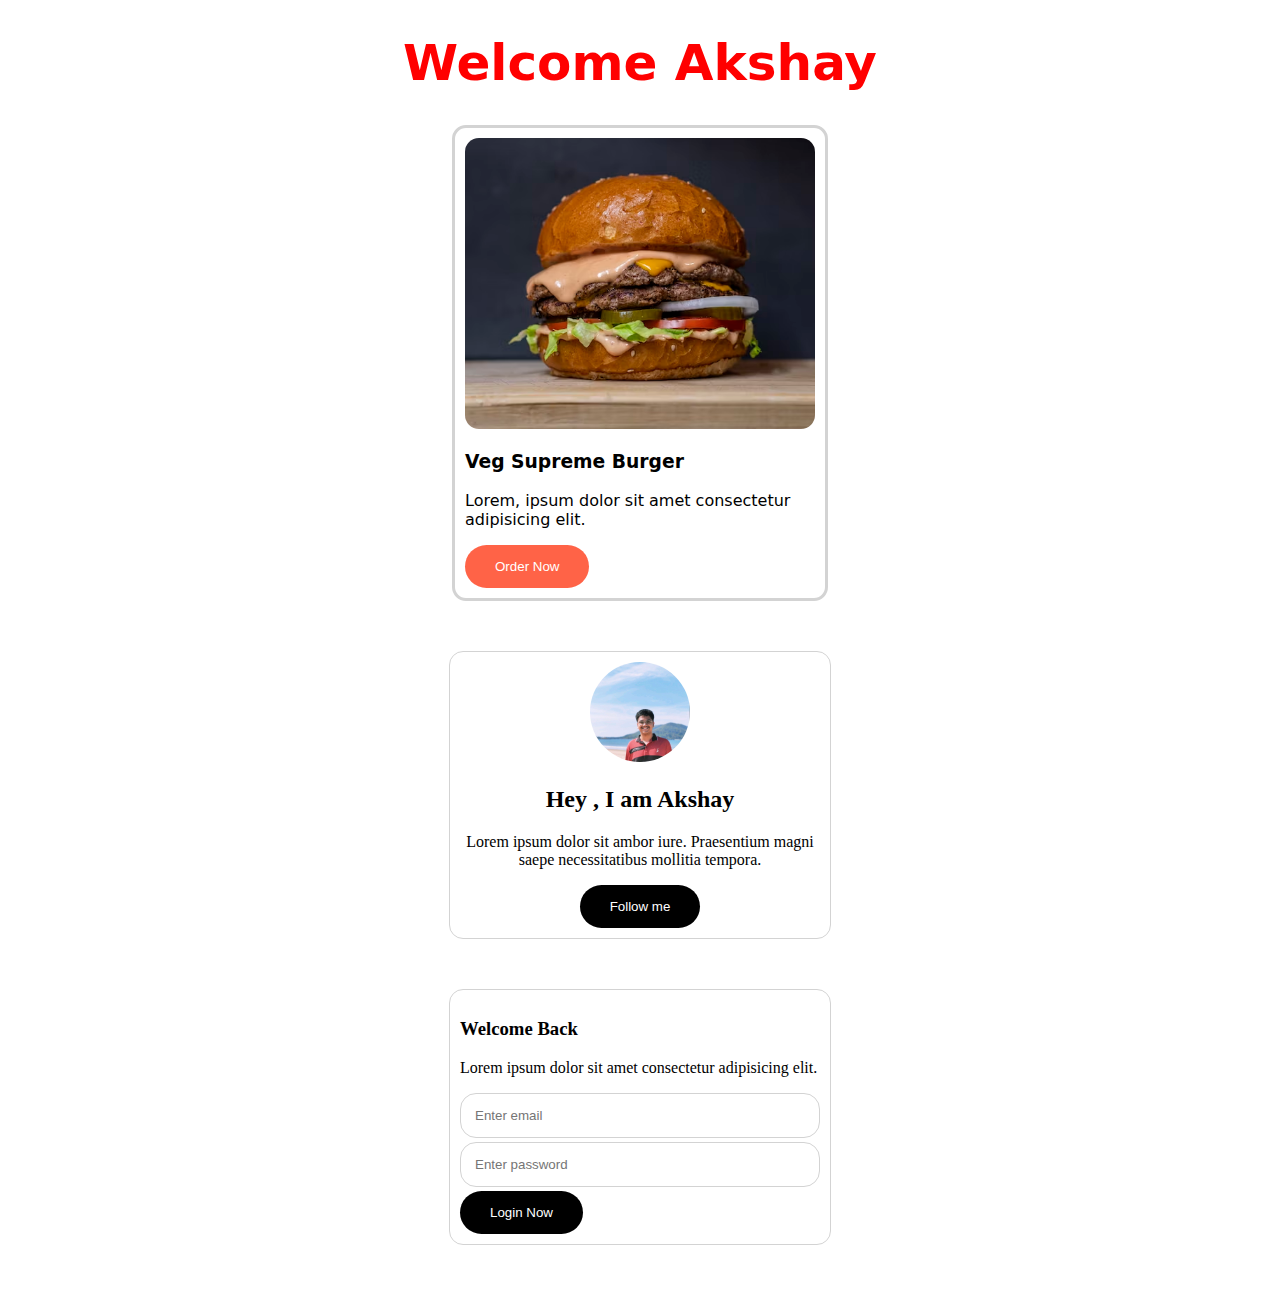
<file: Day 1/index.html>
<!DOCTYPE html>
<html lang="en">
  <head>
    <meta charset="UTF-8" />
    <meta name="viewport" content="width=device-width, initial-scale=1.0" />
    <title>Document</title>
    <link rel="stylesheet" href="style.css" />
  </head>
  <body>
    <h1 class="title text-center">Welcome Akshay</h1>

    <!-- Burger Card -->
    <div class="box">
      <img src="burger-img.avif" class="box-img" alt="burger-img" />
      <h3>Veg Supreme Burger</h3>
      <p>Lorem, ipsum dolor sit amet consectetur adipisicing elit.</p>
      <button class="btn">Order Now</button>
    </div>

    <!-- Portfolio Card -->
    <div class="card">
      <img src="Akshay_Kamath.jpg" class="user-image" alt="user-img" />
      <h2>Hey , I am Akshay</h2>
      <p>
        Lorem ipsum dolor sit ambor iure. Praesentium magni saepe necessitatibus
        mollitia tempora.
      </p>
      <button class="user-btn">Follow me</button>
    </div>

    <!-- Login Page -->
    <div class="login">
        <h3>Welcome Back</h3>
        <p>Lorem ipsum dolor sit amet consectetur adipisicing elit.</p>
        <input type="email"placeholder="Enter email" class="input"/>
        <input type="password" placeholder="Enter password" class="input"/>
        <button class="user-btn">Login Now</button>
    </div>
    </div>
  </body>
</html>
</file>
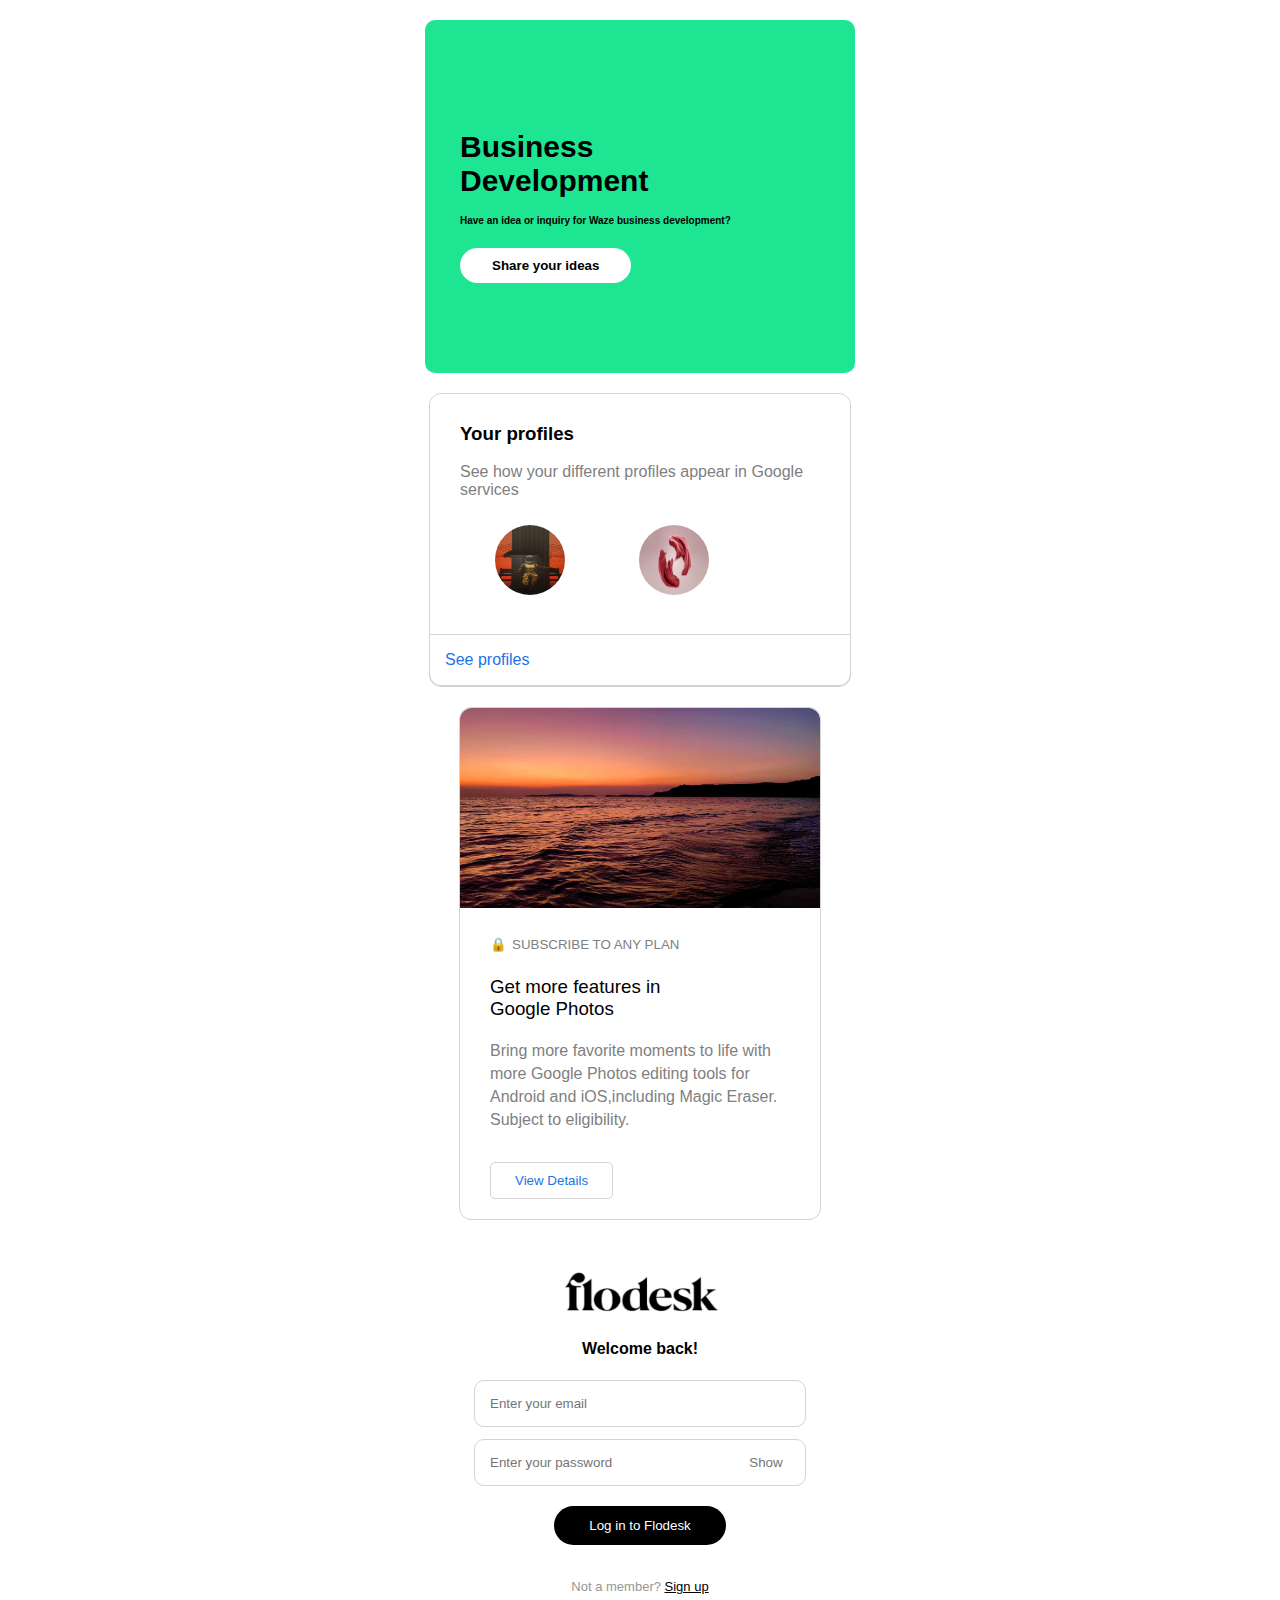
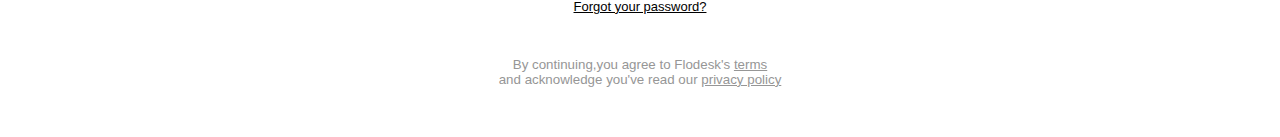
<file: Day 1/Assignment/index.html>
<!DOCTYPE html>
<html lang="en">
  <head>
    <meta charset="UTF-8" />
    <meta name="viewport" content="width=device-width, initial-scale=1.0" />
    <title>Document</title>
    <link rel="stylesheet" href="style.css" />
  </head>
  <body>
    <!-- Business Card -->
    <div class="card">
      <h3 class="card-title">Business Development</h3>
      <small>Have an idea or inquiry for Waze business development?</small>
      <button class="btn">Share your ideas</button>
    </div>

    <!-- Profile Card -->
    <div class="profile-card">
      <h3>Your profiles</h3>
      <p class="profile-info">
        See how your different profiles appear in Google services
      </p>
      <img src="image1.avif" alt="profile-image" class="user-image" />
      <img src="image2.avif" alt="profile-image" class="user-image" />
      <div class="tab">
        <p class="see-profile">See profiles</p>
      </div>
    </div>

    <!-- Subscription Card -->
    <div class="subscription-card">
      <img
        src="nature-image.avif"
        alt="nature-image"
        class="subscription-img"
      />
      <p class="subscription">SUBSCRIBE TO ANY PLAN</p>
      <h3 class="heading">Get more features in Google Photos</h3>
      <p class="card-caption">
        Bring more favorite moments to life with <br/> more Google Photos editing
        tools for <br/> Android and iOS,including Magic Eraser.<br/>Subject to eligibility.
      </p>
      <button class="view-details-btn">View Details</button>
    </div>

    <!-- Login Page -->
    <div class="login-page">
      <img src="flodesk logo.png" class="logo-image" alt="logo-img"></img>
      <p class="title">Welcome back!</p>
      <input placeholder="Enter your email" type="email" class="input"/>
      <input placeholder="Enter your password                                     Show"  type="password"class="input  password"/>
      <button class="login-btn">Log in to Flodesk</button>
      <p class="caption">Not a member? <span class="sign-up"><u>Sign up</u><br/><u>Forgot your password?</u></span></p>
      <small class="terms-and-conditions">By continuing,you agree to Flodesk's <u>terms</u> <br/>and acknowledge you've read our <u>privacy policy</u></small>
    </div>
  </body>
</html>
</file>
<file: Day 1/style.css>
.title {
  color: red;
  font-size: 50px;
  text-decoration: none;
  font-family: system-ui, -apple-system, BlinkMacSystemFont, "Segoe UI", Roboto,
    Oxygen, Ubuntu, Cantarell, "Open Sans", "Helvetica Neue", sans-serif;
  font-weight: bold;
}

.text-center {
  text-align: center;
}

/*
Box Model
    border =>thickness,style(solid,dotted,dashed),color
    padding =>space between border and content
    margin =>space between border and other elements

*/

.box {
  border: 3px solid lightgray;
  font-family: system-ui, -apple-system, BlinkMacSystemFont, "Segoe UI", Roboto,
    Oxygen, Ubuntu, Cantarell, "Open Sans", "Helvetica Neue", sans-serif;
  width: 350px;
  padding: 10px;
  margin: 10px;
  border-radius: 14px;
  margin: 10px auto;
}

.box-img {
  width: 100%;
  border-radius: 14px;
}

/*
padding: 14px 30px =>first value represents top and bottom padding and second value represents left and right padding
*/

.btn {
  background-color: tomato;
  color: white;
  border: none;
  padding: 14px 30px;
  border-radius: 40px;
}

.card {
  border: 1px solid lightgray;
  margin: 50px auto;
  border-radius: 14px;
  width: 360px;
  padding: 10px;
  text-align: center;
}
.user-image {
  width: 100px;
  height: 100px;
  border-radius: 50%;
}

.user-btn {
  color: white;
  background-color: black;
  border: none;
  padding: 14px 30px;
  border-radius: 40px;
}

/* Login Page */
.login {
  border: 1px solid lightgray;
  margin: 50px auto;
  border-radius: 14px;
  width: 360px;
  padding: 10px;
}
.input{
   width:100%;
   padding:14px;
   margin-bottom:4px;
   box-sizing: border-box;
   border:1px solid lightgray;
   border-radius: 16px;
}
</file>
<file: Day 1/Assignment/style.css>
/* Business Card */
.card {
  background-color: #1de592;
  font-family: "Poppins", sans-serif;
  width: 360px;
  padding: 80px 35px 90px 35px;
  text-align: start;
  font-weight: bold;
  margin: 20px auto;
  border-radius: 10px;
}
.card-title {
  width: 100px;
  font-size: 30px;
  margin-bottom: 12px;
}
.card small {
  font-size: x-small;
}
.btn {
  background-color: white;
  color: black;
  border: none;
  margin-top: 20px;
  padding: 10px 32px;
  border-radius: 18px;
  font-weight: bold;
}

/* Profile Card */
.profile-card {
  font-family: "Poppins", sans-serif;
  border: 1px solid lightgray;
  width: 360px;
  margin: 20px auto;
  padding: 10px 30px;
  border-radius: 12px;
  font-weight: lighter;
}
.profile-info {
  color: gray;
}
.user-image {
  height: 70px;
  width: 70px;
  border-radius: 50%;
  padding: 10px 35px;
  margin-bottom: 35px;
}
.tab {
  border: 1px solid lightgray;
  margin: -10px -31px;
  /* box-sizing: border-box; */
  padding-left: 15px;
  border-radius: 0px 0px 12px 12px;
}
.see-profile {
  color: #1c73e8;
}

/* Subscription Card */
.subscription-card {
  width: 300px;
  border: 1px solid lightgrey;
  margin: 20px auto;
  font-family: "Poppins", sans-serif;
  border-radius: 12px;
  padding: 5px 30px;
}
.subscription-img {
  width: 360px;
  height: 200px;
  border-radius: 12px 12px 0px 0px;
  margin: -5px -30px;
}
.subscription {
  color: gray;
  font-size: smaller;
  margin-top: 30px;
}
.subscription:before {
  content: "\1F512";
  margin-right: 5px;
  color: lightgrey;
}
.heading {
  font-weight: lighter;
  padding: 5px 0px;
  padding-right: 100px;
}
.card-caption {
  color: gray;
  margin-top: -5px;
  line-height: 23px;
}
.view-details-btn {
  color: #1c73e8;
  background-color: white;
  border: 1px solid lightgray;
  padding: 10px 24px;
  margin: 15px 0px;
  border-radius: 5px;
}

/* Login Page */
.login-page {
  width: 360px;
  margin: 40px auto;
  text-align: center;
  border: none;
  font-family: "Work Sans", sans-serif;
}
.logo-image {
  height: 60px;
  width: 180px;
}
.title {
  font-size: 16px;
  font-weight: bold;
}
.input {
  width: 300px;
  padding: 15px 15px;
  margin: 6px auto;
  border: 1px solid lightgray;
  border-radius: 10px;
  color: black;
}

.login-btn {
  color: white;
  background-color: black;
  border: none;
  border-radius: 24px;
  padding: 12px 35px;
  margin: 14px 0px;
}

.caption {
  color: #969696;
  font-size: small;
  display: block;
  margin: 18px 0px;
  line-height: 20px;
}
.sign-up {
  color: black;
}
.terms-and-conditions {
  color: #969696;
  font-size: smaller;
  padding: 10px 0px;
  display: block;
  margin: 30px 0px;
}
</file>
